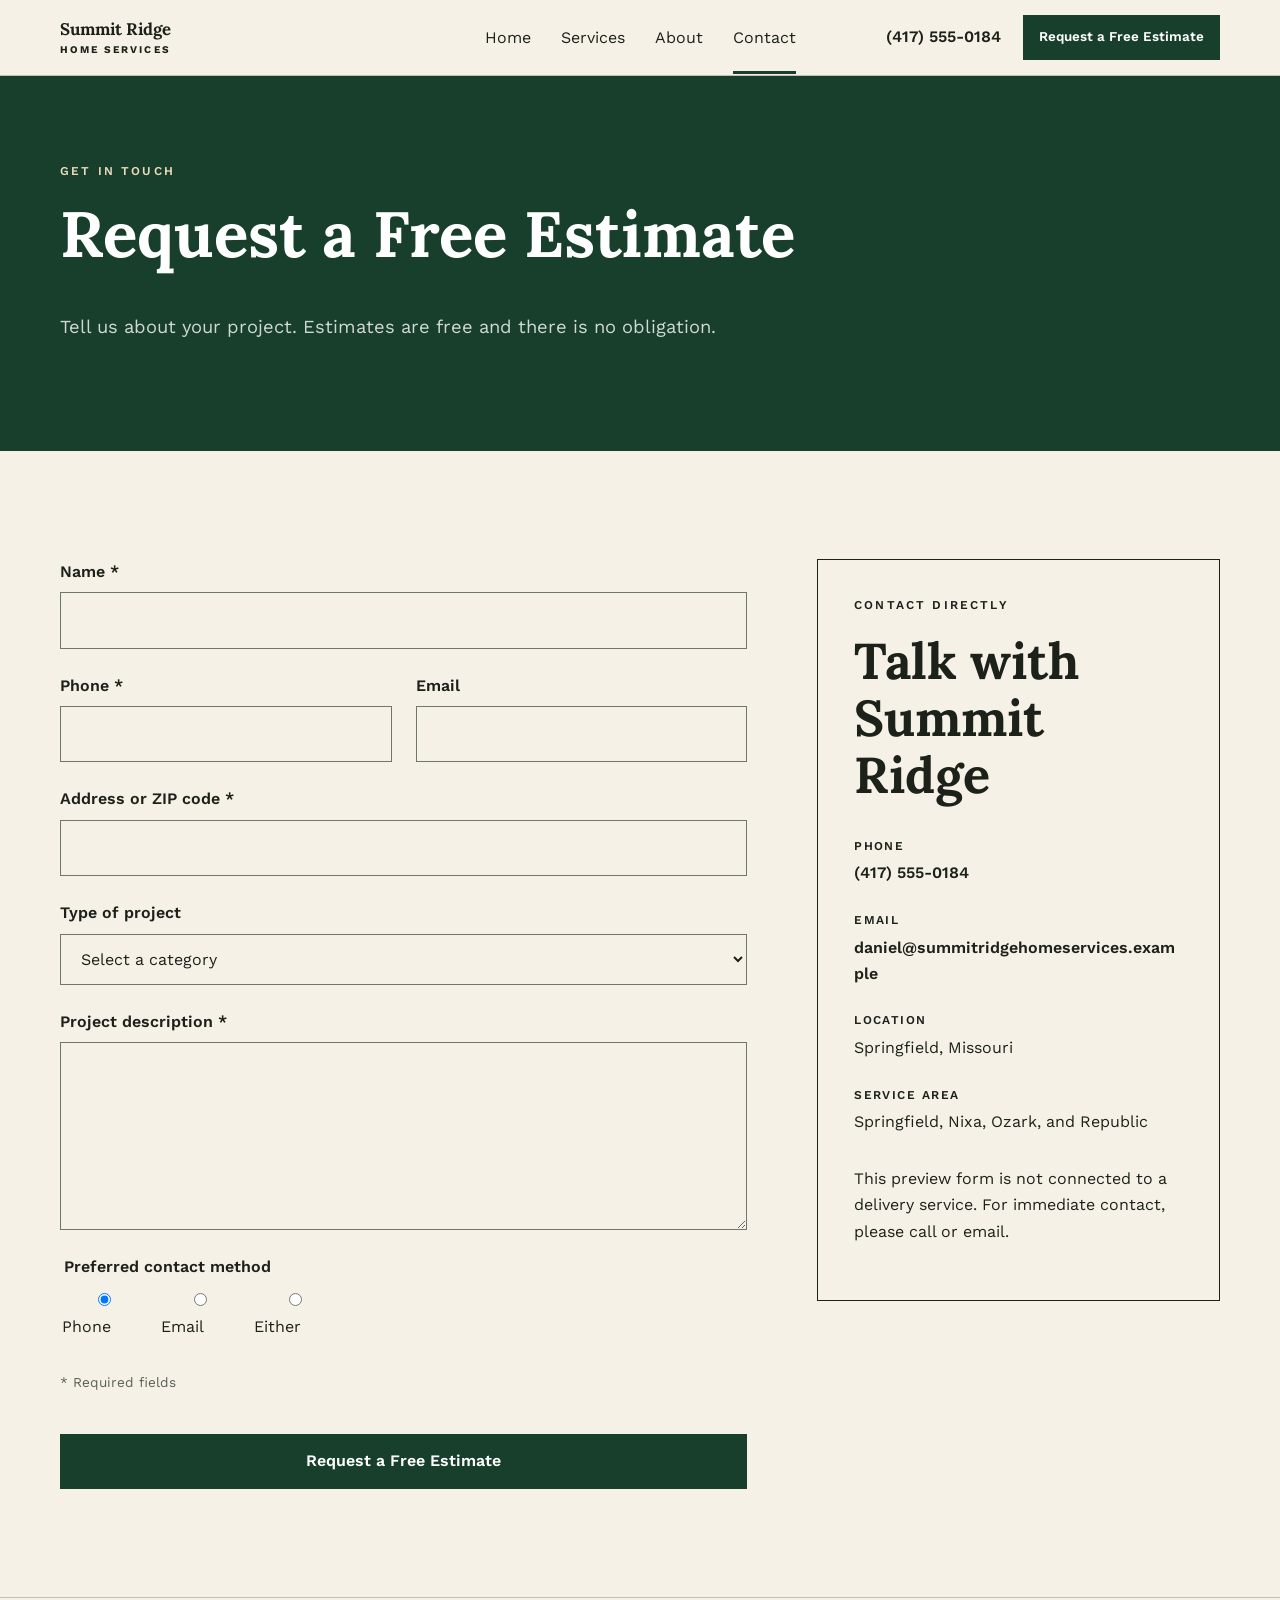
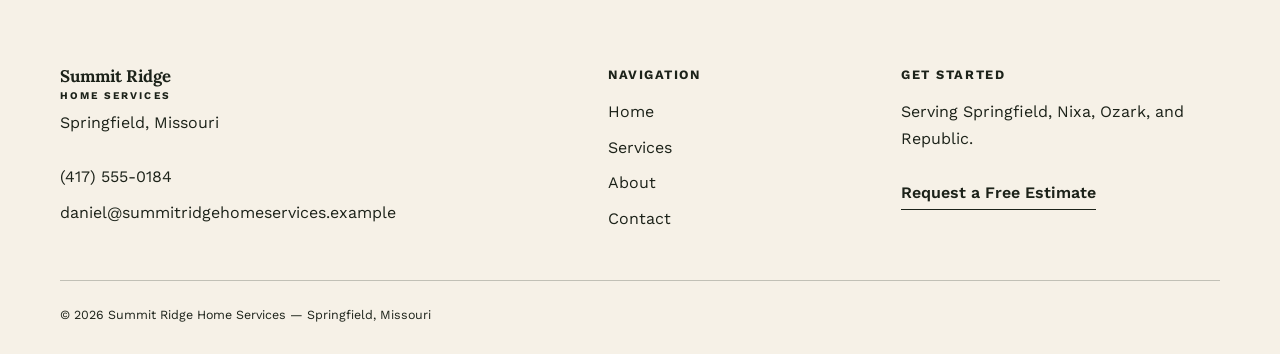
<file: contact.html>
<!doctype html>
<html lang="en">
<head>
<meta charset="utf-8">
<meta name="viewport" content="width=device-width, initial-scale=1">
<meta name="description" content="Request a free estimate from Summit Ridge Home Services.">
<title>Request a Free Estimate | Summit Ridge Home Services</title>
<link rel="icon" type="image/svg+xml" href="data:image/svg+xml,%3Csvg xmlns='http://www.w3.org/2000/svg' viewBox='0 0 64 64'%3E%3Crect width='64' height='64' rx='8' fill='%23173f2b'/%3E%3Cpath d='M10 33 32 14l22 19v19H38V39H26v13H10Z' fill='%23f6f1e7'/%3E%3C/svg%3E">
<link rel="preconnect" href="https://fonts.googleapis.com">
<link rel="preconnect" href="https://fonts.gstatic.com" crossorigin>
<link href="https://fonts.googleapis.com/css2?family=Lora:wght@500;600;700&family=Work+Sans:wght@400;500;600&display=swap" rel="stylesheet">
<link rel="stylesheet" href="css/styles.css">
<script src="js/script.js" defer>
</script>
</head>
<body>
<a class="skip-link" href="#main">Skip to content</a>
<header class="site-header">
<div class="nav-wrap">
<a class="brand" href="index.html">
<span>Summit Ridge</span>
<small>Home Services</small>
</a>
<button class="menu-toggle" type="button" aria-expanded="false" aria-controls="main-nav">
<span class="sr-only">Open menu</span>
<span>
</span>
<span>
</span>
<span>
</span>
</button>
<nav id="main-nav" class="main-nav" aria-label="Main navigation">
<a href="index.html">Home</a>
<a href="services.html">Services</a>
<a href="about.html">About</a>
<a class="active" aria-current="page" href="contact.html">Contact</a>
</nav>
<div class="header-actions">
<a class="phone-link" href="tel:4175550184">(417) 555-0184</a>
<a class="button button-small" href="contact.html">Request a Free Estimate</a>
</div>
</div>
</header>
<main id="main">
<section class="page-hero">
<div class="container">
<p class="eyebrow light">Get in touch</p>
<h1>Request a Free Estimate</h1>
<p>Tell us about your project. Estimates are free and there is no obligation.</p>
</div>
</section>
<section class="contact-section section-pad">
<div class="container contact-grid">
<form id="estimate-form" class="estimate-form" novalidate>
<div class="field full">
<label for="name">Name <span aria-hidden="true">*</span>
</label>
<input id="name" name="name" autocomplete="name" required>
<span class="error" aria-live="polite">
</span>
</div>
<div class="field">
<label for="phone">Phone <span aria-hidden="true">*</span>
</label>
<input id="phone" name="phone" type="tel" autocomplete="tel" required>
</div>
<div class="field">
<label for="email">Email</label>
<input id="email" name="email" type="email" autocomplete="email">
</div>
<div class="field full">
<label for="location">Address or ZIP code <span aria-hidden="true">*</span>
</label>
<input id="location" name="location" autocomplete="postal-code" required>
</div>
<div class="field full">
<label for="project-type">Type of project</label>
<select id="project-type" name="project-type">
<option value="">Select a category</option>
<option>General Home Repair</option>
<option>Drywall &amp; Interior Repairs</option>
<option>Painting</option>
<option>Deck &amp; Fence Repair</option>
<option>Fixture Installation</option>
<option>Seasonal Maintenance</option>
<option>Other / Not Sure</option>
</select>
</div>
<div class="field full">
<label for="description">Project description <span aria-hidden="true">*</span>
</label>
<textarea id="description" name="description" rows="6" required>
</textarea>
</div>
<fieldset class="full">
<legend>Preferred contact method</legend>
<label>
<input type="radio" name="contact-method" value="Phone" checked> Phone</label>
<label>
<input type="radio" name="contact-method" value="Email"> Email</label>
<label>
<input type="radio" name="contact-method" value="Either"> Either</label>
</fieldset>
<p class="form-note full">* Required fields</p>
<button class="button full" type="submit">Request a Free Estimate</button>
<div id="form-status" class="form-status full" role="status" tabindex="-1" hidden>
</div>
</form>
<aside class="contact-card reveal">
<p class="eyebrow">Contact directly</p>
<h2>Talk with Summit Ridge</h2>
<dl>
<div>
<dt>Phone</dt>
<dd>
<a href="tel:4175550184">(417) 555-0184</a>
</dd>
</div>
<div>
<dt>Email</dt>
<dd>
<a href="mailto:daniel@summitridgehomeservices.example">daniel@summitridgehomeservices.example</a>
</dd>
</div>
<div>
<dt>Location</dt>
<dd>Springfield, Missouri</dd>
</div>
<div>
<dt>Service area</dt>
<dd>Springfield, Nixa, Ozark, and Republic</dd>
</div>
</dl>
<p>This preview form is not connected to a delivery service. For immediate contact, please call or email.</p>
</aside>
</div>
</section>
</main>
<footer class="site-footer">
<div class="container footer-grid">
<div>
<a class="brand" href="index.html">
<span>Summit Ridge</span>
<small>Home Services</small>
</a>
<p>Springfield, Missouri</p>
<a href="tel:4175550184">(417) 555-0184</a>
<a href="mailto:daniel@summitridgehomeservices.example">daniel@summitridgehomeservices.example</a>
</div>
<div>
<h2>Navigation</h2>
<a href="index.html">Home</a>
<a href="services.html">Services</a>
<a href="about.html">About</a>
<a href="contact.html">Contact</a>
</div>
<div>
<h2>Get started</h2>
<p>Serving Springfield, Nixa, Ozark, and Republic.</p>
<a class="text-link" href="contact.html">Request a Free Estimate</a>
</div>
</div>
<div class="container copyright">© 2026 Summit Ridge Home Services — Springfield, Missouri</div>
</footer>
</body>
</html>
</file>
<file: css/styles.css>
:root{--cream:#f6f1e7;--cream-2:#eee6d7;--green:#173f2b;--green-2:#24563d;--charcoal:#1c2219;--tan:#b59a70;--white:#fff;--line:rgba(28,34,25,.24);--max:1160px;--serif:"Lora",serif;--sans:"Work Sans",sans-serif}
*{box-sizing:border-box}html{scroll-behavior:smooth}body{margin:0;background:var(--cream);color:var(--charcoal);font-family:var(--sans);font-size:16px;line-height:1.65}img{display:block;max-width:100%;object-fit:cover}a{color:inherit;text-decoration:none}button,input,select,textarea{font:inherit}.container{width:min(calc(100% - 48px),var(--max));margin-inline:auto}.narrow{max-width:780px}.section-pad{padding:108px 0}.section-rule{border-top:1px solid var(--line)}h1,h2,h3{font-family:var(--serif);line-height:1.14;margin:0 0 .65em}h1{font-size:clamp(3rem,6vw,5rem)}h2{font-size:clamp(2rem,4vw,3.15rem)}h3{font-size:1.3rem}p{margin:0 0 1.2em}.eyebrow{text-transform:uppercase;letter-spacing:.18em;font-size:.75rem;font-weight:600;margin-bottom:16px}.light{color:#e8d9bd}.large-copy{font-family:var(--serif);font-size:clamp(1.25rem,2.4vw,1.75rem);line-height:1.55}.sr-only{position:absolute;width:1px;height:1px;padding:0;margin:-1px;overflow:hidden;clip:rect(0,0,0,0);white-space:nowrap;border:0}.skip-link{position:fixed;left:16px;top:16px;z-index:1000;background:var(--white);padding:10px 14px;transform:translateY(-180%)}.skip-link:focus{transform:none}
.site-header{height:76px;border-bottom:1px solid var(--line);background:rgba(246,241,231,.96);position:sticky;top:0;z-index:100;backdrop-filter:blur(8px)}.nav-wrap{height:100%;width:min(calc(100% - 48px),var(--max));margin:auto;display:grid;grid-template-columns:1fr auto 1fr;align-items:center;gap:30px}.brand{display:inline-flex;flex-direction:column;width:max-content;font-family:var(--serif);font-size:1.05rem;font-weight:700;line-height:1}.brand small{font-family:var(--sans);font-size:.64rem;letter-spacing:.2em;text-transform:uppercase;margin-top:6px}.main-nav{display:flex;gap:30px;align-items:center}.main-nav a{padding:24px 0 20px;border-bottom:3px solid transparent}.main-nav a:hover,.main-nav a.active{border-color:var(--green)}.header-actions{display:flex;justify-content:flex-end;align-items:center;gap:22px}.phone-link{font-weight:600;white-space:nowrap}.button{display:inline-flex;align-items:center;justify-content:center;min-height:48px;padding:13px 22px;background:var(--green);color:var(--white);border:1px solid var(--green);font-weight:600;cursor:pointer;transition:background-color .2s ease,color .2s ease,transform .2s ease}.button:hover{background:var(--green-2);transform:translateY(-2px)}.button-small{font-size:.84rem;min-height:42px;padding:10px 15px}.button-cream{background:var(--cream);border-color:var(--cream);color:var(--green)}.button-cream:hover{background:var(--white)}.button-outline{background:transparent;color:var(--green)}.button-outline:hover{color:var(--white)}.button-row{display:flex;align-items:center;gap:26px;flex-wrap:wrap}.text-link{display:inline-block;border-bottom:1px solid currentColor;font-weight:600;padding-bottom:2px}.light-link{color:var(--white);border-bottom:1px solid rgba(255,255,255,.55);font-weight:600}.menu-toggle{display:none;background:none;border:0;padding:10px}.menu-toggle span:not(.sr-only){display:block;width:25px;height:2px;background:var(--charcoal);margin:5px}
.home-hero{position:relative;overflow:hidden;background:var(--green);color:var(--white);padding:70px 0 78px;min-height:650px}.hero-grain{position:absolute;inset:0;opacity:.15;background:radial-gradient(circle at 20% 20%,#c3aa7d 0,transparent 32%),linear-gradient(120deg,transparent 30%,rgba(255,255,255,.08) 50%,transparent 65%)}.hero-grid{position:relative;display:grid;grid-template-columns:1fr 1fr;align-items:center;gap:76px}.hero-copy h1 em{color:#d0b47d;font-style:normal;display:block}.hero-lede{max-width:610px;font-size:1.1rem;color:rgba(255,255,255,.82)}.hero-image{margin:0;position:relative}.hero-image img{width:100%;height:470px}.hero-image figcaption{position:absolute;right:-22px;bottom:-22px;background:var(--cream);color:var(--charcoal);padding:14px 20px;font-size:.8rem}.section-heading{display:flex;align-items:end;justify-content:space-between;gap:30px;margin-bottom:50px}.section-heading>p{max-width:420px}.service-grid{display:grid;grid-template-columns:repeat(3,1fr);border-top:1px solid var(--line);margin-bottom:42px}.service-item{padding:34px 30px 38px 0;border-bottom:1px solid var(--line);min-height:210px}.service-item:nth-child(3n+2),.service-item:nth-child(3n+3){padding-left:30px;border-left:1px solid var(--line)}.service-item span,.value-grid span{color:var(--tan);font-size:.78rem;letter-spacing:.12em}.split-layout{display:grid;grid-template-columns:1.05fr .95fr;gap:90px;align-items:center}.check-list{list-style:none;padding:0;margin:38px 0 0}.check-list li{display:grid;grid-template-columns:1fr 1.2fr;gap:22px;border-top:1px solid var(--line);padding:17px 0}.check-list span{color:#4e5649}.tall-image{margin:0;position:relative}.tall-image img{height:650px;width:100%}.tall-image figcaption{position:absolute;left:-30px;bottom:34px;background:var(--cream);padding:18px 24px;display:flex;flex-direction:column}.tall-image b{font-family:var(--serif);font-size:2.2rem}.dark-section{background:var(--charcoal);color:var(--white)}.reviews h2,.values h2{margin-bottom:55px}.review-grid{display:grid;grid-template-columns:repeat(3,1fr);gap:1px;background:rgba(255,255,255,.18)}blockquote{margin:0;background:var(--charcoal);padding:34px;display:flex;flex-direction:column;min-height:300px;justify-content:space-between}blockquote p{font-family:var(--serif);font-size:1.15rem}blockquote footer{display:flex;flex-direction:column}blockquote footer span{color:#c7c9c3;font-size:.85rem}.area-grid{display:grid;grid-template-columns:1fr .85fr;gap:100px;align-items:start}.area-list{display:flex;gap:12px;flex-wrap:wrap;padding:0;list-style:none}.area-list li{border:1px solid var(--line);padding:9px 15px}.estimate-panel{border:1px solid var(--charcoal);padding:42px}.estimate-panel .button{width:100%;margin:14px 0 22px}.estimate-panel .text-link{display:block;width:max-content;margin:auto}.accordion article{border-top:1px solid var(--line)}.accordion article:last-child{border-bottom:1px solid var(--line)}.accordion h3{margin:0;font-family:var(--sans)}.accordion button{width:100%;display:flex;justify-content:space-between;align-items:center;text-align:left;border:0;background:transparent;padding:22px 0;font-weight:600;cursor:pointer}.answer{display:grid;grid-template-rows:0fr;transition:grid-template-rows .25s ease}.answer p{overflow:hidden;margin:0}.accordion button[aria-expanded="true"]+.answer{grid-template-rows:1fr}.accordion button[aria-expanded="true"]+.answer p{padding-bottom:22px}.final-cta,.scope-note{background:var(--green);color:var(--white);text-align:center;padding:95px 0}.final-cta p,.scope-note p{max-width:650px;margin-inline:auto}.centered{justify-content:center}
.page-hero{background:var(--green);color:var(--white);padding:86px 0}.page-hero .container{max-width:900px;margin-left:max(24px,calc((100% - var(--max))/2))}.page-hero h1{font-size:clamp(3rem,5vw,4.5rem)}.page-hero p:last-child{font-size:1.15rem;max-width:720px;color:rgba(255,255,255,.8)}.detail-row{display:grid;grid-template-columns:1fr 1fr;gap:80px;align-items:center;padding:62px 0;border-bottom:1px solid var(--line)}.detail-row.reverse>div{order:2}.detail-row img{height:410px;width:100%}.story p{font-size:1.08rem}.story-image{height:660px;width:100%}.value-grid{display:grid;grid-template-columns:repeat(3,1fr);border-top:1px solid rgba(255,255,255,.2)}.value-grid article{padding:32px 28px 30px 0;border-bottom:1px solid rgba(255,255,255,.2)}.value-grid article:nth-child(3n+2),.value-grid article:nth-child(3n+3){padding-left:28px;border-left:1px solid rgba(255,255,255,.2)}.photo-strip{display:grid;grid-template-columns:repeat(3,1fr)}.photo-strip img{width:100%;height:340px}.contact-grid{display:grid;grid-template-columns:1.45fr .85fr;gap:70px;align-items:start}.estimate-form{display:grid;grid-template-columns:1fr 1fr;gap:24px}.field{display:flex;flex-direction:column}.full{grid-column:1/-1}label,legend{font-weight:600;margin-bottom:7px}input,select,textarea{width:100%;border:1px solid #71766d;border-radius:0;background:transparent;padding:14px 16px;color:var(--charcoal)}input:focus,select:focus,textarea:focus,button:focus-visible,a:focus-visible{outline:3px solid #c19449;outline-offset:3px}textarea{resize:vertical}fieldset{border:0;padding:0;display:flex;gap:24px}fieldset label{font-weight:400}.form-note{font-size:.85rem;color:#5a6056}.form-status{border-left:4px solid var(--green);background:var(--cream-2);padding:16px}.contact-card{border:1px solid var(--charcoal);padding:36px;position:sticky;top:110px}.contact-card dl{margin:30px 0}.contact-card dl div{margin-bottom:24px}.contact-card dt{font-size:.75rem;text-transform:uppercase;letter-spacing:.12em;font-weight:600}.contact-card dd{margin:4px 0 0;overflow-wrap:anywhere}.contact-card dd a{font-weight:600}.site-footer{padding:70px 0 28px;border-top:1px solid var(--line)}.footer-grid{display:grid;grid-template-columns:1.5fr .7fr 1fr;gap:70px}.footer-grid>div{display:flex;flex-direction:column;align-items:flex-start;gap:9px}.footer-grid h2{font-family:var(--sans);font-size:.8rem;text-transform:uppercase;letter-spacing:.12em}.copyright{border-top:1px solid var(--line);padding-top:24px;margin-top:48px;font-size:.78rem}
.reveal{opacity:0;transform:translateY(24px);transition:opacity .65s ease,transform .65s ease}.reveal.visible{opacity:1;transform:none}
@media (max-width:980px){.nav-wrap{grid-template-columns:1fr auto}.menu-toggle{display:block}.main-nav{position:absolute;left:0;right:0;top:76px;background:var(--cream);padding:22px 24px;border-bottom:1px solid var(--line);display:none;flex-direction:column;align-items:flex-start;gap:0}.main-nav.open{display:flex}.main-nav a{width:100%;padding:12px 0;border-bottom:0}.header-actions{display:none}.hero-grid,.split-layout,.area-grid,.contact-grid{grid-template-columns:1fr;gap:55px}.home-hero{min-height:0}.hero-image{max-width:650px}.service-grid,.value-grid{grid-template-columns:repeat(2,1fr)}.service-item:nth-child(3n+2),.service-item:nth-child(3n+3),.value-grid article:nth-child(3n+2),.value-grid article:nth-child(3n+3){padding-left:0;border-left:0}.service-item:nth-child(even),.value-grid article:nth-child(even){padding-left:28px;border-left:1px solid var(--line)}.review-grid{grid-template-columns:1fr}.detail-row{gap:45px}.contact-card{position:static}}
@media (max-width:680px){.container,.nav-wrap{width:min(calc(100% - 32px),var(--max))}.section-pad{padding:76px 0}.home-hero{padding:56px 0 60px}.hero-grid{gap:44px}.hero-copy h1{font-size:clamp(2.8rem,14vw,4rem)}.hero-image img{height:350px}.hero-image figcaption{right:-8px;bottom:-14px}.section-heading{display:block}.section-heading>p{margin-top:18px}.service-grid,.value-grid{grid-template-columns:1fr}.service-item,.service-item:nth-child(n),.value-grid article,.value-grid article:nth-child(n){padding:26px 0;border-left:0}.check-list li{grid-template-columns:1fr;gap:4px}.tall-image img{height:480px}.review-grid{display:block}.review-grid blockquote+blockquote{border-top:1px solid rgba(255,255,255,.2)}.detail-row{grid-template-columns:1fr;padding:42px 0}.detail-row.reverse>div{order:0}.detail-row img{height:300px}.photo-strip{grid-template-columns:1fr}.photo-strip img{height:270px}.estimate-form{grid-template-columns:1fr}.field,.full{grid-column:1}fieldset{flex-direction:column;gap:8px}.footer-grid{grid-template-columns:1fr;gap:42px}.button-row{align-items:stretch;flex-direction:column}.button-row .button{text-align:center}.page-hero{padding:65px 0}.contact-card{padding:28px}}
@media (prefers-reduced-motion:reduce){html{scroll-behavior:auto}.reveal{opacity:1;transform:none;transition:none}.button,.answer{transition:none}}
</file>
